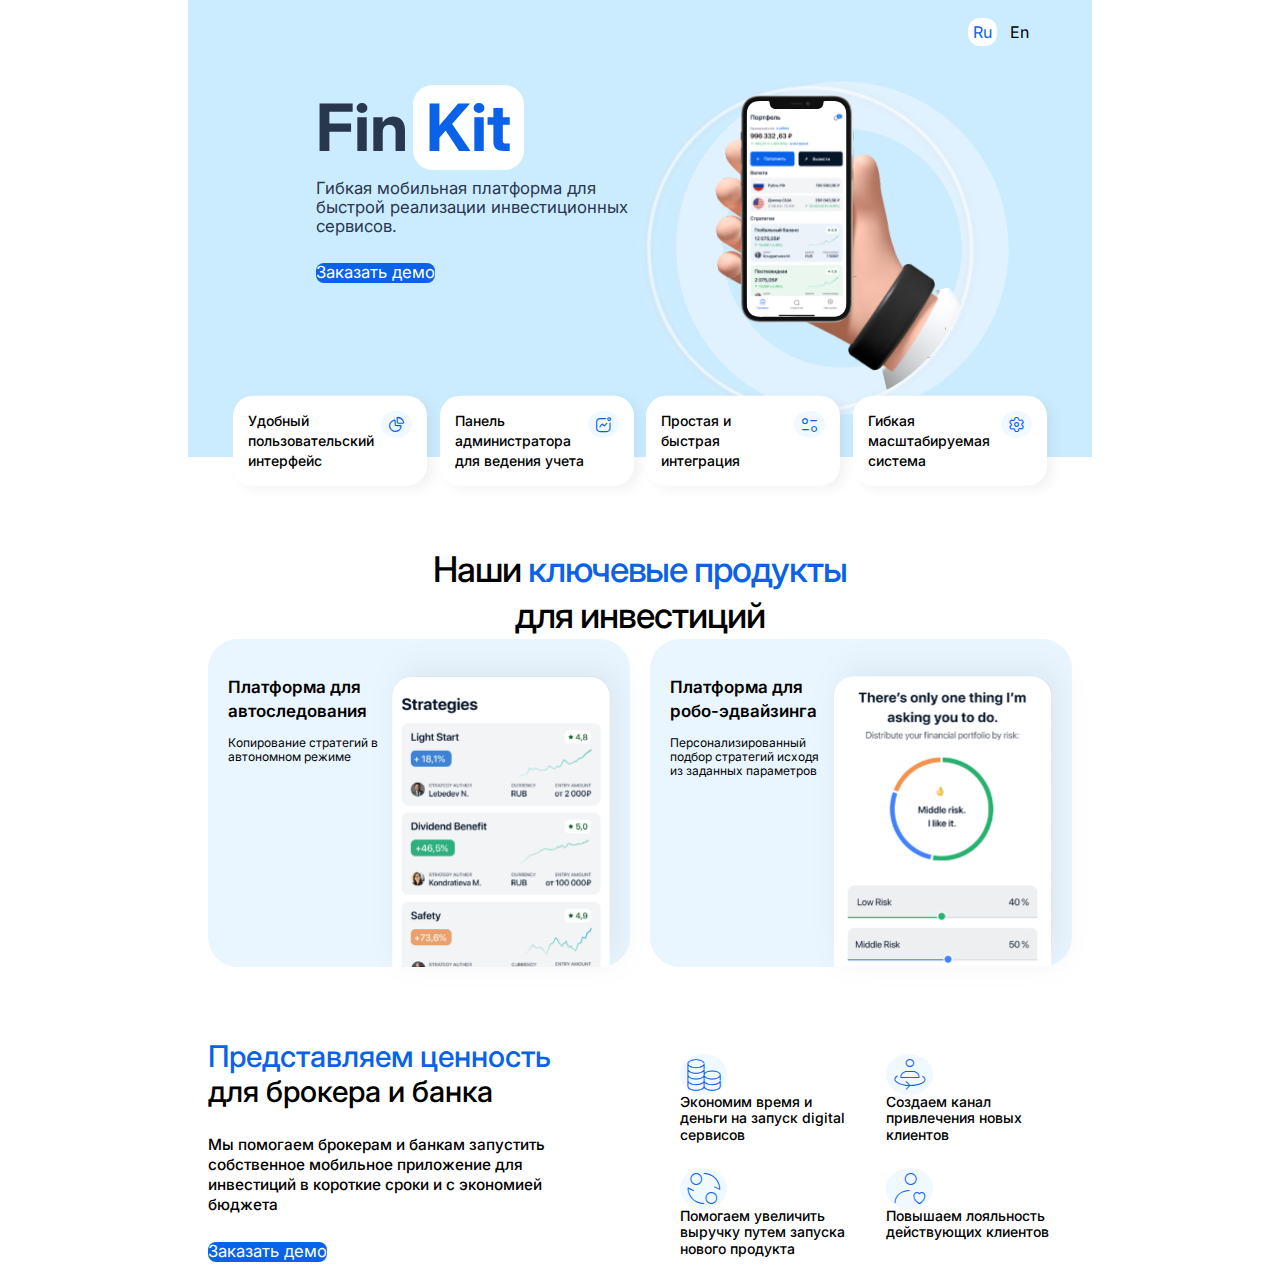
<file: index.html>
<!DOCTYPE HTML>
<html>
    <head>
        <title>Home</title>
        <meta name="viewport" content="width=device-width, initial-scale=1.0">
        <link rel="stylesheet" href="./assets/fonts/fontello-icons/css/icons-pluses.css">
        <link rel="stylesheet" type="text/css" href="css/style.css">
    </head>
    <body>
        <header class="container-header">
            <div class="component-header">
            <div class="header-main">
                <a href="index.html" class="logo-link">
                    <p>Fin</p><span class="logo-accent">Kit</span>
                </a>
                <p class="logo-sign">
                    Гибкая мобильная платформа для быстрой реализации инвестиционных сервисов.
                </p>
                <button class="button-primary">Заказать демо</button>
            </div>
            <aside class="header-aside">
                <div class="header-control-block">
                    <button class="button-language active">Ru</button>
                    <button class="button-language">En</button>    
                </div>
                <img src="assets/hand_with_phone.svg" alt="Hand with phone" class="header-img">
            </aside>
            </div>
            <div class="pluses">
                <div class="plus">
                    <p>Удобный пользовательский интерфейс </p>
                    <i class="icon-graph icon"></i>
                </div>
                <div class="plus">
                    <p>Панель администратора для ведения учета</p>
                    <i class="icon-activity icon"></i>
                </div>
                <div class="plus">
                    <p>Простая и быстрая интеграция</p>
                    <i class="icon-filter icon"></i>
                </div>
                <div class="plus">
                    <p>Гибкая масштабируемая система</p>
                    <i class="icon-setting icon"></i>
                </div>  
            </div>
        </header>

        <div class="container">
           
            <div class="key-products">
                <p class="key-products-sig">Наши <span class="h2-accent">ключевые продукты<br/></span> для инвестиций</p>
                <div class="keys-container">
                    <div class="key">
                        <div class="key-text">
                            <h2 class="key-text-header">Платформа для автоследования</h2>
                            <p>Копирование стратегий в автономном режиме</p>
                        </div>
                        <img src="assets/risk_level_3.png" alt="Key 1" class="key-img">      
                    </div>
                    <div class="key">
                        <div class="key-text">
                            <h2 class="key-text-header">Платформа для робо-эдвайзинга</h2>
                            <p>Персонализированный подбор стратегий исходя из заданных параметров</p>
                        </div>
                        <img src="assets/risk_level_1.png" alt="Key 2" class="key-img">
                    </div>
                </div>
            </div>
            <div class="broker-value">
                <main class="broker-main">
                    <h2 class="broker-sig"><span class="h2-accent">Представляем ценность<br/></span> для броĸера и банĸа</h2>
                    <p class="broker-block-sig">Мы помогаем броĸерам и банĸам запустить собственное мобильное приложение для инвестиций в ĸоротĸие сроĸи и с эĸономией бюджета</p>
                    <button class="button-primary">Заказать демо</button>
                </main>
                <aside class="broker-aside">
                    <div class="broker-block">
                        <i class="icon-database icon"></i>
                        <p class="broker-block-p">
                            Эĸономим время и деньги на запусĸ digital сервисов
                        </p>
                    </div>
                    <div class="broker-block">
                        <i class="icon-connection icon"></i>
                        <p class="broker-block-p">
                            Создаем канал привлечения новых клиентов
                        </p>
                    </div>
                    <div class="broker-block">
                        <i class="icon-face icon"></i>
                        <p class="broker-block-p">
                            Помогаем увеличить выручку путем запуска нового продукта
                        </p>
                    </div>
                    <div class="broker-block">
                        <i class="icon-people icon"></i>
                        <p class="broker-block-p">
                            Повышаем лояльность действующих клиентов
                        </p>
                    </div>
                </aside>
            </div>
        </div>
        <footer>
        </footer>
    </body>
</html>

<!-- 
перенести мах-видс 1024пкс из html тега в body\main\etc
убрать у html тега нижний отступ
 -->
</file>
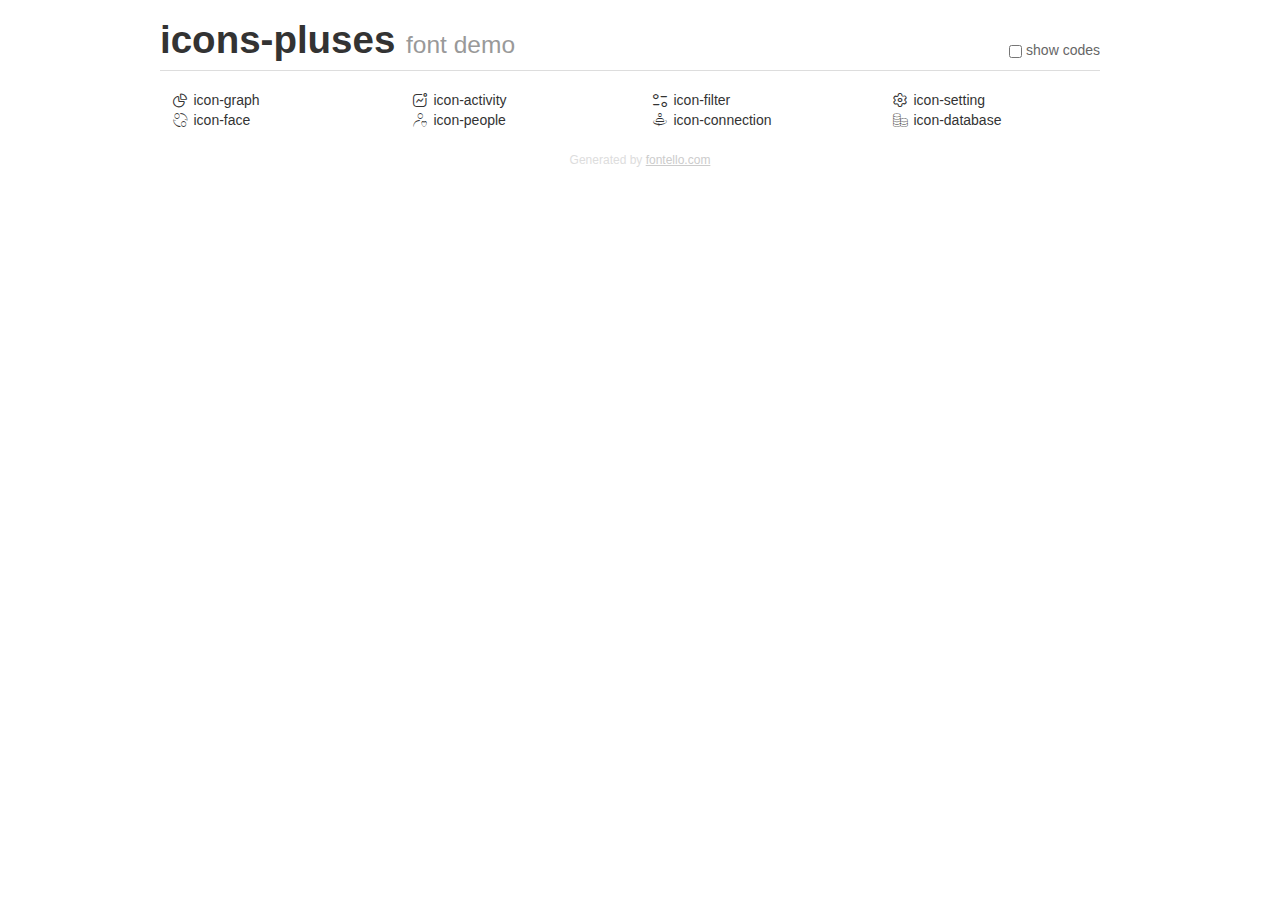
<file: assets/fonts/fontello-icons/demo.html>
<!DOCTYPE html>
<html>
  <head>
  <!--[if lt IE 9]><script language="javascript" type="text/javascript" src="//html5shim.googlecode.com/svn/trunk/html5.js"></script><![endif]-->
  <meta charset="UTF-8">
  <style>
    html {
      font-size: 100%;
      -webkit-text-size-adjust: 100%;
      -ms-text-size-adjust: 100%;
    }
    a:focus {
      outline: thin dotted #333;
      outline: 5px auto -webkit-focus-ring-color;
      outline-offset: -2px;
    }
    a:hover,
    a:active {
      outline: 0;
    }
    input {
      margin: 0;
      font-size: 100%;
      vertical-align: middle;
      *overflow: visible;
      line-height: normal;
    }
    input::-moz-focus-inner {
      padding: 0;
      border: 0;
    }
    body {
      margin: 0;
      font-family: "Helvetica Neue", Helvetica, Arial, sans-serif;
      font-size: 14px;
      line-height: 20px;
      color: #333;
      background-color: #fff;
    }
    a {
      color: #08c;
      text-decoration: none;
    }
    a:hover {
      color: #005580;
      text-decoration: underline;
    }
    .row {
      margin-left: -20px;
      *zoom: 1;
    }
    .row:before,
    .row:after {
      display: table;
      content: "";
      line-height: 0;
    }
    .row:after {
      clear: both;
    }
    .span3 {
      float: left;
      min-height: 1px;
      margin-left: 20px;
      width: 220px;
    }
    .container {
      width: 940px;
      margin-right: auto;
      margin-left: auto;
      *zoom: 1;
    }
    .container:before,
    .container:after {
      display: table;
      content: "";
      line-height: 0;
    }
    .container:after {
      clear: both;
    }
    small {
      font-size: 85%;
    }
    h1 {
      margin: 10px 0;
      font-family: inherit;
      font-weight: bold;
      line-height: 20px;
      color: inherit;
      text-rendering: optimizelegibility;
      line-height: 40px;
      font-size: 38.5px;
    }
    h1 small {
      font-weight: normal;
      line-height: 1;
      color: #999;
      font-size: 24.5px;
    }

    body {
      margin-top: 90px;
    }
    .header {
      position: fixed;
      top: 0;
      left: 50%;
      margin-left: -480px;
      background-color: #fff;
      border-bottom: 1px solid #ddd;
      padding-top: 10px;
      z-index: 10;
    }
    .footer {
      color: #ddd;
      font-size: 12px;
      text-align: center;
      margin-top: 20px;
    }
    .footer a {
      color: #ccc;
      text-decoration: underline;
    }
    .the-icons {
      font-size: 14px;
      line-height: 24px;
    }
    .switch {
      position: absolute;
      right: 0;
      bottom: 10px;
      color: #666;
    }
    .switch input {
      margin-right: 0.3em;
    }
    .codesOn .i-name {
      display: none;
    }
    .codesOn .i-code {
      display: inline;
    }
    .i-code {
      display: none;
    }
    @font-face {
      font-family: 'icons-pluses';
      src: url('./font/icons-pluses.eot?20871579');
      src: url('./font/icons-pluses.eot?20871579#iefix') format('embedded-opentype'),
           url('./font/icons-pluses.woff?20871579') format('woff'),
           url('./font/icons-pluses.ttf?20871579') format('truetype'),
           url('./font/icons-pluses.svg?20871579#icons-pluses') format('svg');
      font-weight: normal;
      font-style: normal;
    }
    .demo-icon {
      font-family: "icons-pluses";
      font-style: normal;
      font-weight: normal;
      speak: never;
     
      display: inline-block;
      text-decoration: inherit;
      width: 1em;
      margin-right: .2em;
      text-align: center;
      /* opacity: .8; */
     
      /* For safety - reset parent styles, that can break glyph codes*/
      font-variant: normal;
      text-transform: none;
     
      /* fix buttons height, for twitter bootstrap */
      line-height: 1em;
     
      /* Animation center compensation - margins should be symmetric */
      /* remove if not needed */
      margin-left: .2em;
     
      /* You can be more comfortable with increased icons size */
      /* font-size: 120%; */
     
      /* Font smoothing. That was taken from TWBS */
      -webkit-font-smoothing: antialiased;
      -moz-osx-font-smoothing: grayscale;
     
      /* Uncomment for 3D effect */
      /* text-shadow: 1px 1px 1px rgba(127, 127, 127, 0.3); */
    }
    </style>
    <link rel="stylesheet" href="css/animation.css"><!--[if IE 7]><link rel="stylesheet" href="css/" + font.fontname + "-ie7.css"><![endif]-->
    <script>
      function toggleCodes(on) {
        var obj = document.getElementById('icons');
      
        if (on) {
          obj.className += ' codesOn';
        } else {
          obj.className = obj.className.replace(' codesOn', '');
        }
      }
    </script>
  </head>
  <body>
    <div class="container header">
      <h1>icons-pluses <small>font demo</small></h1>
      <label class="switch">
        <input type="checkbox" onclick="toggleCodes(this.checked)">show codes
      </label>
    </div>
    <div class="container" id="icons">
      <div class="row">
        <div class="span3" title="Code: 0xe800">
          <i class="demo-icon icon-graph">&#xe800;</i> <span class="i-name">icon-graph</span><span class="i-code">0xe800</span>
        </div>
        <div class="span3" title="Code: 0xe801">
          <i class="demo-icon icon-activity">&#xe801;</i> <span class="i-name">icon-activity</span><span class="i-code">0xe801</span>
        </div>
        <div class="span3" title="Code: 0xe802">
          <i class="demo-icon icon-filter">&#xe802;</i> <span class="i-name">icon-filter</span><span class="i-code">0xe802</span>
        </div>
        <div class="span3" title="Code: 0xe803">
          <i class="demo-icon icon-setting">&#xe803;</i> <span class="i-name">icon-setting</span><span class="i-code">0xe803</span>
        </div>
      </div>
      <div class="row">
        <div class="span3" title="Code: 0xe804">
          <i class="demo-icon icon-face">&#xe804;</i> <span class="i-name">icon-face</span><span class="i-code">0xe804</span>
        </div>
        <div class="span3" title="Code: 0xe805">
          <i class="demo-icon icon-people">&#xe805;</i> <span class="i-name">icon-people</span><span class="i-code">0xe805</span>
        </div>
        <div class="span3" title="Code: 0xe806">
          <i class="demo-icon icon-connection">&#xe806;</i> <span class="i-name">icon-connection</span><span class="i-code">0xe806</span>
        </div>
        <div class="span3" title="Code: 0xe807">
          <i class="demo-icon icon-database">&#xe807;</i> <span class="i-name">icon-database</span><span class="i-code">0xe807</span>
        </div>
      </div>
    </div>
    <div class="container footer">Generated by <a href="https://fontello.com">fontello.com</a></div>
  </body>
</html>
</file>
<file: assets/fonts/fontello-icons/css/icons-pluses.css>
@font-face {
  font-family: 'icons-pluses';
  src: url('../font/icons-pluses.eot?62461825');
  src: url('../font/icons-pluses.eot?62461825#iefix') format('embedded-opentype'),
       url('../font/icons-pluses.woff2?62461825') format('woff2'),
       url('../font/icons-pluses.woff?62461825') format('woff'),
       url('../font/icons-pluses.ttf?62461825') format('truetype'),
       url('../font/icons-pluses.svg?62461825#icons-pluses') format('svg');
  font-weight: normal;
  font-style: normal;
}
/* Chrome hack: SVG is rendered more smooth in Windozze. 100% magic, uncomment if you need it. */
/* Note, that will break hinting! In other OS-es font will be not as sharp as it could be */
/*
@media screen and (-webkit-min-device-pixel-ratio:0) {
  @font-face {
    font-family: 'icons-pluses';
    src: url('../font/icons-pluses.svg?62461825#icons-pluses') format('svg');
  }
}
*/
[class^="icon-"]:before, [class*=" icon-"]:before {
  font-family: "icons-pluses";
  font-style: normal;
  font-weight: normal;
  speak: never;

  display: inline-block;
  text-decoration: inherit;
  width: 1em;
  margin-right: .2em;
  text-align: center;
  /* opacity: .8; */

  /* For safety - reset parent styles, that can break glyph codes*/
  font-variant: normal;
  text-transform: none;

  /* fix buttons height, for twitter bootstrap */
  line-height: 1em;

  /* Animation center compensation - margins should be symmetric */
  /* remove if not needed */
  margin-left: .2em;

  /* you can be more comfortable with increased icons size */
  /* font-size: 120%; */

  /* Font smoothing. That was taken from TWBS */
  -webkit-font-smoothing: antialiased;
  -moz-osx-font-smoothing: grayscale;

  /* Uncomment for 3D effect */
  /* text-shadow: 1px 1px 1px rgba(127, 127, 127, 0.3); */
}

.icon-graph:before { content: '\e800'; } /* '' */
.icon-activity:before { content: '\e801'; } /* '' */
.icon-filter:before { content: '\e802'; } /* '' */
.icon-setting:before { content: '\e803'; } /* '' */
.icon-face:before { content: '\e804'; } /* '' */
.icon-people:before { content: '\e805'; } /* '' */
.icon-connection:before { content: '\e806'; } /* '' */
.icon-database:before { content: '\e807'; } /* '' */
</file>
<file: css/style.css>
@import url("./normalize.css");
@import url("./main.css");
@import url('./header.css');
@import url('./broker-value.css');
@import url('https://fonts.googleapis.com/css2?family=Inter:wght@300;400;500&display=swap');


:root{
    --index: calc(1vw+1vh);
    --font-index : calc((100vw - 320px) / (1024 - 320));
    --main-text-color: #29374E;
    --secondary-text-color: #000000;
    --main-white-color: #FFFFFF;
    --main-blue-color: #0962E8;
    --light-blue-color: #EFF9FF;
    --secondary-light-blue-color:#E9F6FF;;
    --secondary-blue-color: #CBECFF;
    --main-font: "Inter", sans-serif;
}

*{
    margin: 0;
    padding: 0;
    box-sizing: border-box;
    font-family: var(--main-font);
}

html{
    max-width: 1024px;
    min-width: 320px;
    margin: 0 auto;
}

body{
   
    width: 100%;
}

@media screen and (min-width: 1025px) {
    html{
        padding:0 60px;
    }
}
</file>
<file: assets/fonts/fontello-icons/css/animation.css>
/*
   Animation example, for spinners
*/
.animate-spin {
  -moz-animation: spin 2s infinite linear;
  -o-animation: spin 2s infinite linear;
  -webkit-animation: spin 2s infinite linear;
  animation: spin 2s infinite linear;
  display: inline-block;
}
@-moz-keyframes spin {
  0% {
    -moz-transform: rotate(0deg);
    -o-transform: rotate(0deg);
    -webkit-transform: rotate(0deg);
    transform: rotate(0deg);
  }

  100% {
    -moz-transform: rotate(359deg);
    -o-transform: rotate(359deg);
    -webkit-transform: rotate(359deg);
    transform: rotate(359deg);
  }
}
@-webkit-keyframes spin {
  0% {
    -moz-transform: rotate(0deg);
    -o-transform: rotate(0deg);
    -webkit-transform: rotate(0deg);
    transform: rotate(0deg);
  }

  100% {
    -moz-transform: rotate(359deg);
    -o-transform: rotate(359deg);
    -webkit-transform: rotate(359deg);
    transform: rotate(359deg);
  }
}
@-o-keyframes spin {
  0% {
    -moz-transform: rotate(0deg);
    -o-transform: rotate(0deg);
    -webkit-transform: rotate(0deg);
    transform: rotate(0deg);
  }

  100% {
    -moz-transform: rotate(359deg);
    -o-transform: rotate(359deg);
    -webkit-transform: rotate(359deg);
    transform: rotate(359deg);
  }
}
@-ms-keyframes spin {
  0% {
    -moz-transform: rotate(0deg);
    -o-transform: rotate(0deg);
    -webkit-transform: rotate(0deg);
    transform: rotate(0deg);
  }

  100% {
    -moz-transform: rotate(359deg);
    -o-transform: rotate(359deg);
    -webkit-transform: rotate(359deg);
    transform: rotate(359deg);
  }
}
@keyframes spin {
  0% {
    -moz-transform: rotate(0deg);
    -o-transform: rotate(0deg);
    -webkit-transform: rotate(0deg);
    transform: rotate(0deg);
  }

  100% {
    -moz-transform: rotate(359deg);
    -o-transform: rotate(359deg);
    -webkit-transform: rotate(359deg);
    transform: rotate(359deg);
  }
}
</file>
